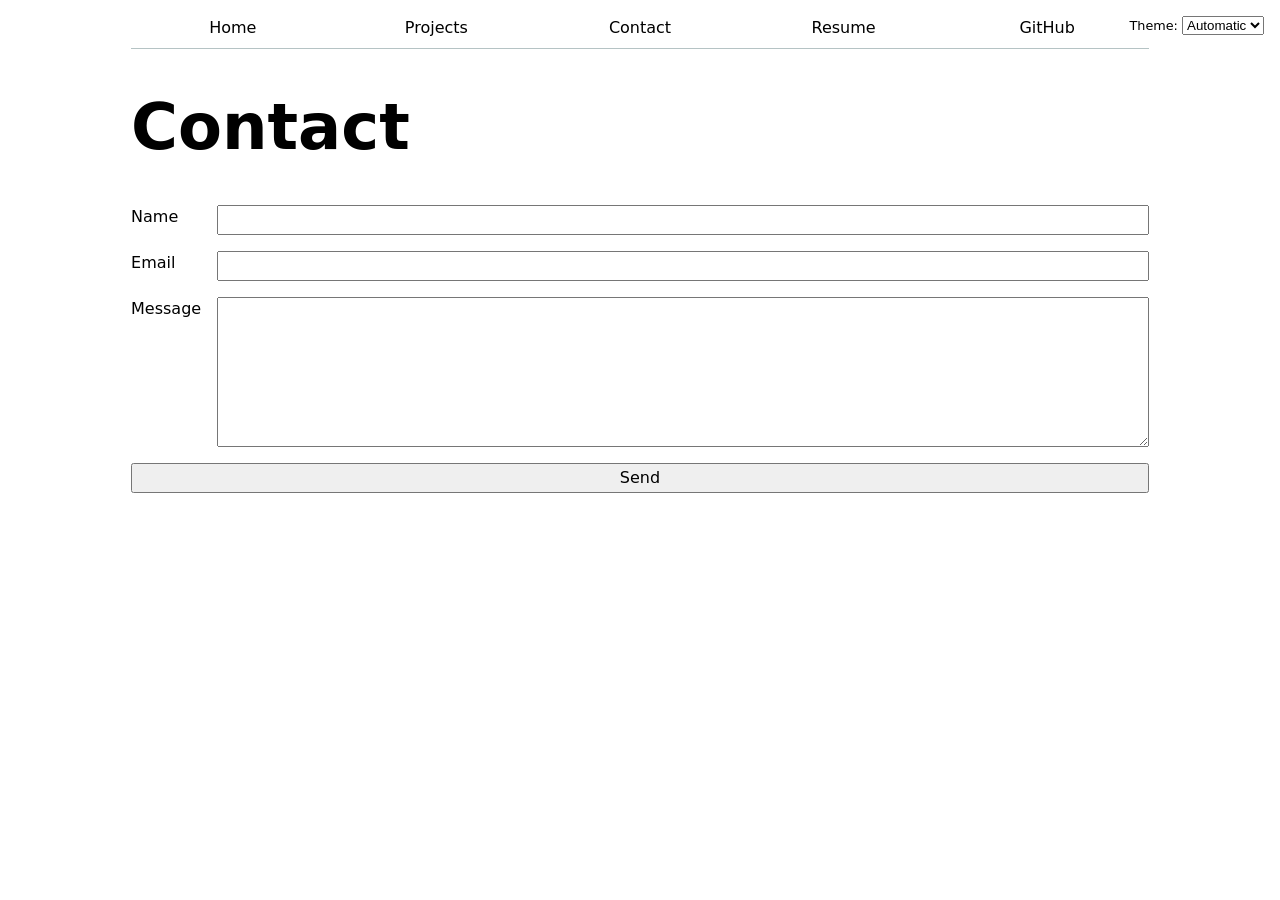
<file: contact/index.html>
<!DOCTYPE html>
<html lang="en">
<head>
    <meta charset="UTF-8">
    <meta name="viewport" content="width=device-width, initial-scale=1.0">
    <title>Contact</title>
    <link rel="stylesheet" href="../style.css">
</head>
<body>
    <h1>Contact</h1>

    <form action="mailto:your@email.com" method="get">
        <label>
            Name
            <input type="text" name="name" required>
        </label>
        <label>
            Email
            <input type="email" name="email" required>
        </label>
        <label>
            Message
            <textarea name="message" rows="6" required></textarea>
        </label>
        <button type="submit">Send</button>
    </form>
    <script src="../global.js" type="module"></script>
</body>
</html>
</file>
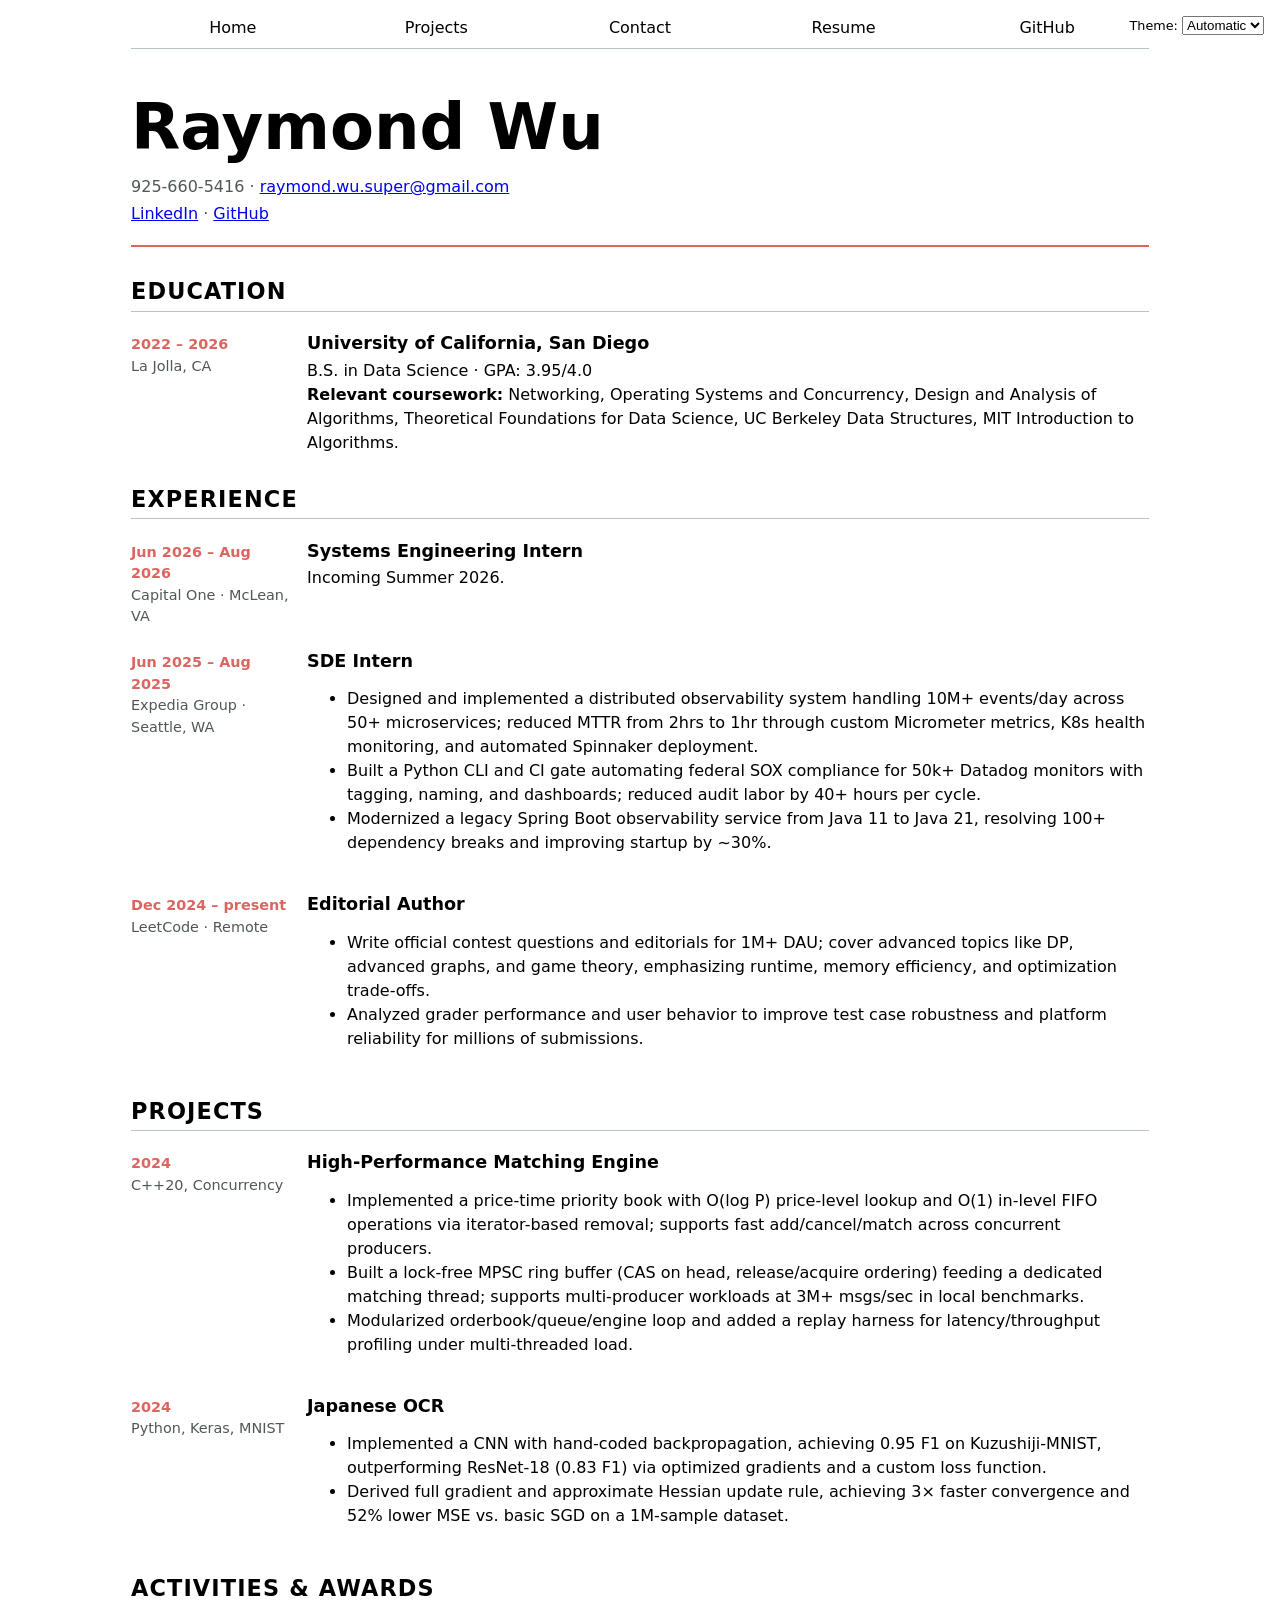
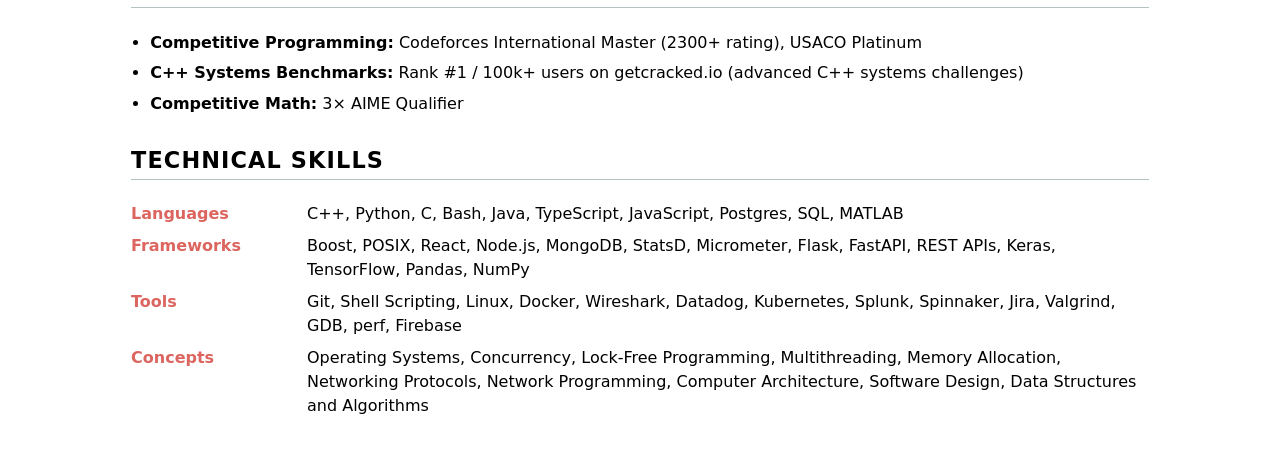
<file: resume/index.html>
<!DOCTYPE html>
<html lang="en">
<head>
    <meta charset="UTF-8">
    <meta name="viewport" content="width=device-width, initial-scale=1.0">
    <title>Resume — Raymond Wu</title>
    <link rel="stylesheet" href="../style.css">
</head>
<body>
    <header class="resume-header">
        <h1>Raymond Wu</h1>
        <p>925-660-5416 &middot; <a href="mailto:raymond.wu.super@gmail.com">raymond.wu.super@gmail.com</a></p>
        <p>
            <a href="https://linkedin.com/in/raymond-wu-529379262" target="_blank" rel="noopener">LinkedIn</a> &middot;
            <a href="https://github.com/raymondwusuper" target="_blank" rel="noopener">GitHub</a>
        </p>
    </header>

    <section>
        <h2>Education</h2>
        <article class="entry">
            <div class="entry-meta">
                <time>2022 &ndash; 2026</time>
                <span>La Jolla, CA</span>
            </div>
            <div class="entry-body">
                <h3>University of California, San Diego</h3>
                <p>B.S. in Data Science &middot; GPA: 3.95/4.0</p>
                <p><strong>Relevant coursework:</strong> Networking, Operating Systems and Concurrency, Design and Analysis of Algorithms, Theoretical Foundations for Data Science, UC Berkeley Data Structures, MIT Introduction to Algorithms.</p>
            </div>
        </article>
    </section>

    <section>
        <h2>Experience</h2>

        <article class="entry">
            <div class="entry-meta">
                <time>Jun 2026 &ndash; Aug 2026</time>
                <span>Capital One &middot; McLean, VA</span>
            </div>
            <div class="entry-body">
                <h3>Systems Engineering Intern</h3>
                <p>Incoming Summer 2026.</p>
            </div>
        </article>

        <article class="entry">
            <div class="entry-meta">
                <time>Jun 2025 &ndash; Aug 2025</time>
                <span>Expedia Group &middot; Seattle, WA</span>
            </div>
            <div class="entry-body">
                <h3>SDE Intern</h3>
                <ul>
                    <li>Designed and implemented a distributed observability system handling 10M+ events/day across 50+ microservices; reduced MTTR from 2hrs to 1hr through custom Micrometer metrics, K8s health monitoring, and automated Spinnaker deployment.</li>
                    <li>Built a Python CLI and CI gate automating federal SOX compliance for 50k+ Datadog monitors with tagging, naming, and dashboards; reduced audit labor by 40+ hours per cycle.</li>
                    <li>Modernized a legacy Spring Boot observability service from Java 11 to Java 21, resolving 100+ dependency breaks and improving startup by ~30%.</li>
                </ul>
            </div>
        </article>

        <article class="entry">
            <div class="entry-meta">
                <time>Dec 2024 &ndash; present</time>
                <span>LeetCode &middot; Remote</span>
            </div>
            <div class="entry-body">
                <h3>Editorial Author</h3>
                <ul>
                    <li>Write official contest questions and editorials for 1M+ DAU; cover advanced topics like DP, advanced graphs, and game theory, emphasizing runtime, memory efficiency, and optimization trade-offs.</li>
                    <li>Analyzed grader performance and user behavior to improve test case robustness and platform reliability for millions of submissions.</li>
                </ul>
            </div>
        </article>
    </section>

    <section>
        <h2>Projects</h2>

        <article class="entry">
            <div class="entry-meta">
                <time>2024</time>
                <span>C++20, Concurrency</span>
            </div>
            <div class="entry-body">
                <h3>High-Performance Matching Engine</h3>
                <ul>
                    <li>Implemented a price-time priority book with O(log P) price-level lookup and O(1) in-level FIFO operations via iterator-based removal; supports fast add/cancel/match across concurrent producers.</li>
                    <li>Built a lock-free MPSC ring buffer (CAS on head, release/acquire ordering) feeding a dedicated matching thread; supports multi-producer workloads at 3M+ msgs/sec in local benchmarks.</li>
                    <li>Modularized orderbook/queue/engine loop and added a replay harness for latency/throughput profiling under multi-threaded load.</li>
                </ul>
            </div>
        </article>

        <article class="entry">
            <div class="entry-meta">
                <time>2024</time>
                <span>Python, Keras, MNIST</span>
            </div>
            <div class="entry-body">
                <h3>Japanese OCR</h3>
                <ul>
                    <li>Implemented a CNN with hand-coded backpropagation, achieving 0.95 F1 on Kuzushiji-MNIST, outperforming ResNet-18 (0.83 F1) via optimized gradients and a custom loss function.</li>
                    <li>Derived full gradient and approximate Hessian update rule, achieving 3&times; faster convergence and 52% lower MSE vs. basic SGD on a 1M-sample dataset.</li>
                </ul>
            </div>
        </article>
    </section>

    <section>
        <h2>Activities & Awards</h2>
        <ul class="achievements">
            <li><strong>Competitive Programming:</strong> Codeforces International Master (2300+ rating), USACO Platinum</li>
            <li><strong>C++ Systems Benchmarks:</strong> Rank #1 / 100k+ users on getcracked.io (advanced C++ systems challenges)</li>
            <li><strong>Competitive Math:</strong> 3&times; AIME Qualifier</li>
        </ul>
    </section>

    <section>
        <h2>Technical Skills</h2>
        <dl class="skills">
            <dt>Languages</dt>
            <dd>C++, Python, C, Bash, Java, TypeScript, JavaScript, Postgres, SQL, MATLAB</dd>

            <dt>Frameworks</dt>
            <dd>Boost, POSIX, React, Node.js, MongoDB, StatsD, Micrometer, Flask, FastAPI, REST APIs, Keras, TensorFlow, Pandas, NumPy</dd>

            <dt>Tools</dt>
            <dd>Git, Shell Scripting, Linux, Docker, Wireshark, Datadog, Kubernetes, Splunk, Spinnaker, Jira, Valgrind, GDB, perf, Firebase</dd>

            <dt>Concepts</dt>
            <dd>Operating Systems, Concurrency, Lock-Free Programming, Multithreading, Memory Allocation, Networking Protocols, Network Programming, Computer Architecture, Software Design, Data Structures and Algorithms</dd>
        </dl>
    </section>
    <script src="../global.js" type="module"></script>
</body>
</html>
</file>
<file: style.css>
:root {
  color-scheme: light dark;
  --color-accent: oklch(65% 0.15 25);
  accent-color: var(--color-accent);
}

body {
  font: 100%/1.5 system-ui, sans-serif;
  max-width: 100ch;
  margin-inline: max(1em, (100% - 100ch) / 2);
}

/* ---------- Navigation ---------- */
nav {
  --border-color: oklch(50% 10% 200 / 40%);
  display: flex;
  margin-bottom: 1.5em;
  border-bottom: 1px solid var(--border-color);
}

nav ul, nav li {
  display: contents;
}

nav a {
  flex: 1;
  text-decoration: none;
  color: inherit;
  text-align: center;
  padding: 0.5em;
}

nav a.current {
  border-bottom: 0.4em solid var(--border-color);
  padding-bottom: 0.1em;
}

nav a:hover {
  border-bottom: 0.4em solid var(--color-accent);
  padding-bottom: 0.1em;
  background-color: color-mix(in oklch, var(--color-accent), canvas 85%);
}

/* ---------- Dark mode switcher ---------- */
.color-scheme {
  position: absolute;
  top: 1rem;
  right: 1rem;
  font-size: 80%;
}

/* ---------- Headings ---------- */
h1 {
  font-size: 400%;
}

h1, h2, h3, h4, h5, h6 {
  line-height: 1.1;
  text-wrap: balance;
}

/* ---------- Contact form ---------- */
form {
  display: grid;
  grid-template-columns: auto 1fr;
  gap: 1em;
}

form input,
form textarea,
form button,
form select {
  font: inherit;
}

form label {
  display: grid;
  grid-template-columns: subgrid;
  grid-column: 1 / -1;
}

form button {
  grid-column: 1 / -1;
}

/* ---------- Projects grid ---------- */
.projects {
  display: grid;
  grid-template-columns: repeat(auto-fill, minmax(15em, 1fr));
  gap: 1em;
}

.projects article {
  display: grid;
  grid-template-rows: subgrid;
  grid-row: span 3;
  gap: 0.5em;
}

.projects article h2 {
  margin: 0;
}

.projects article img {
  max-width: 100%;
  height: auto;
}

/* ---------- Project year ---------- */
.project-year {
  font-family: Baskerville, serif;
  font-variant-numeric: oldstyle-nums;
  color: oklch(50% 10% 200 / 60%);
  margin: 0.3em 0 0 0;
}

/* ---------- Pie chart ---------- */
#projects-pie-plot {
  max-width: 20em;
  margin-block: 2em;
  overflow: visible;
}

#projects-pie-plot path {
  transition: 300ms;
  cursor: pointer;
}

#projects-pie-plot:has(path:hover) {
  path:not(:hover) {
    opacity: 0.5;
  }
}

.selected {
  --color: oklch(60% 45% 0) !important;
}

.selected:is(path) {
  fill: oklch(60% 45% 0);
}

/* ---------- Pie + legend container ---------- */
.pie-container {
  display: flex;
  align-items: flex-start;
  gap: 2em;
  margin-block: 1em;
}

/* ---------- Legend ---------- */
.legend {
  flex: 1;
  display: grid;
  grid-template-columns: repeat(auto-fill, minmax(9em, 1fr));
  gap: 0.8em;
  list-style: none;
  padding: 1em;
  margin: 0;
  border: 1px solid var(--border-color, oklch(50% 10% 200 / 40%));
  border-radius: 0.5em;
}

.legend-item {
  display: flex;
  align-items: center;
  gap: 0.4em;
}

.swatch {
  display: inline-block;
  width: 1em;
  height: 1em;
  border-radius: 3px;
  background-color: var(--color);
}

/* ---------- Search bar ---------- */
.searchBar {
  display: block;
  width: 100%;
  padding: 0.5em 1em;
  margin-block: 1em;
  font: inherit;
  border: 1px solid var(--border-color, oklch(50% 10% 200 / 40%));
  border-radius: 0.5em;
  box-sizing: border-box;
}

/* ---------- GitHub stats ---------- */
#profile-stats dl {
  display: grid;
  grid-template-columns: repeat(4, 1fr);
  text-align: center;
  gap: 0.5em;
}

#profile-stats dt {
  grid-row: 1;
  font-weight: 600;
  color: var(--color-accent);
}

#profile-stats dd {
  grid-row: 2;
  margin: 0;
  font-size: 1.5em;
}

/* ---------- Resume ---------- */
.resume-header {
  border-bottom: 2px solid var(--color-accent);
  padding-bottom: 1em;
  margin-bottom: 1.5em;
}

.resume-header h1 {
  margin-bottom: 0.2em;
}

.resume-header p {
  margin: 0.2em 0;
  color: oklch(45% 2% 200);
}

section {
  margin-block: 2em;
}

section > h2 {
  font-size: 1.4em;
  text-transform: uppercase;
  letter-spacing: 0.05em;
  border-bottom: 1px solid var(--border-color, oklch(50% 10% 200 / 40%));
  padding-bottom: 0.3em;
  margin-bottom: 1em;
}

.entry {
  display: grid;
  grid-template-columns: 10em 1fr;
  gap: 1em;
  margin-bottom: 1.5em;
}

.entry-meta {
  display: flex;
  flex-direction: column;
  color: oklch(45% 2% 200);
  font-size: 0.9em;
}

.entry-meta time {
  font-weight: 600;
  color: var(--color-accent);
}

.entry-body h3 {
  margin: 0 0 0.3em 0;
  font-size: 1.1em;
}

.entry-body p {
  margin: 0;
}

.achievements {
  padding-left: 1.2em;
}

.achievements li {
  margin-bottom: 0.4em;
}

.skills {
  display: grid;
  grid-template-columns: 10em 1fr;
  gap: 0.5em 1em;
}

.skills dt {
  font-weight: 600;
  color: var(--color-accent);
}

.skills dd {
  margin: 0;
}

@media (max-width: 600px) {
  .entry,
  .skills {
    grid-template-columns: 1fr;
  }
  .entry-meta {
    flex-direction: row;
    gap: 0.5em;
  }
}
</file>
